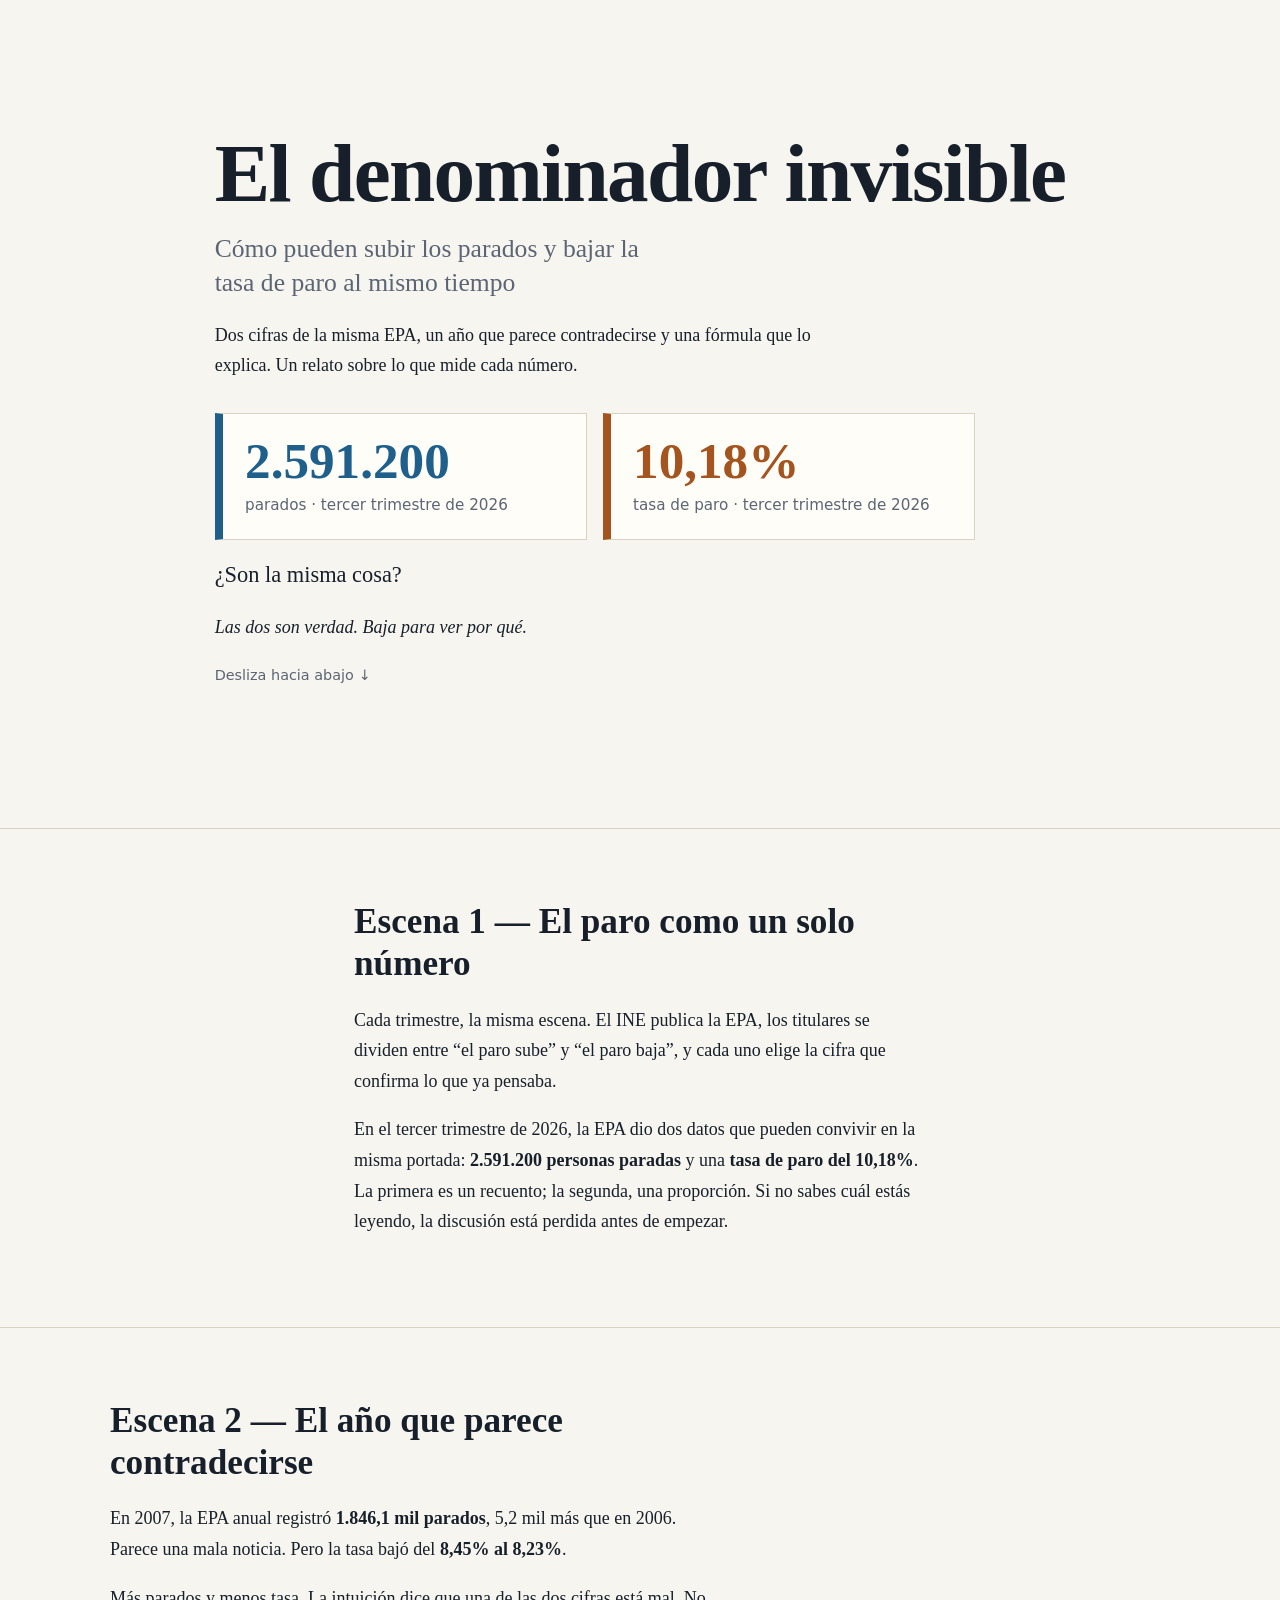
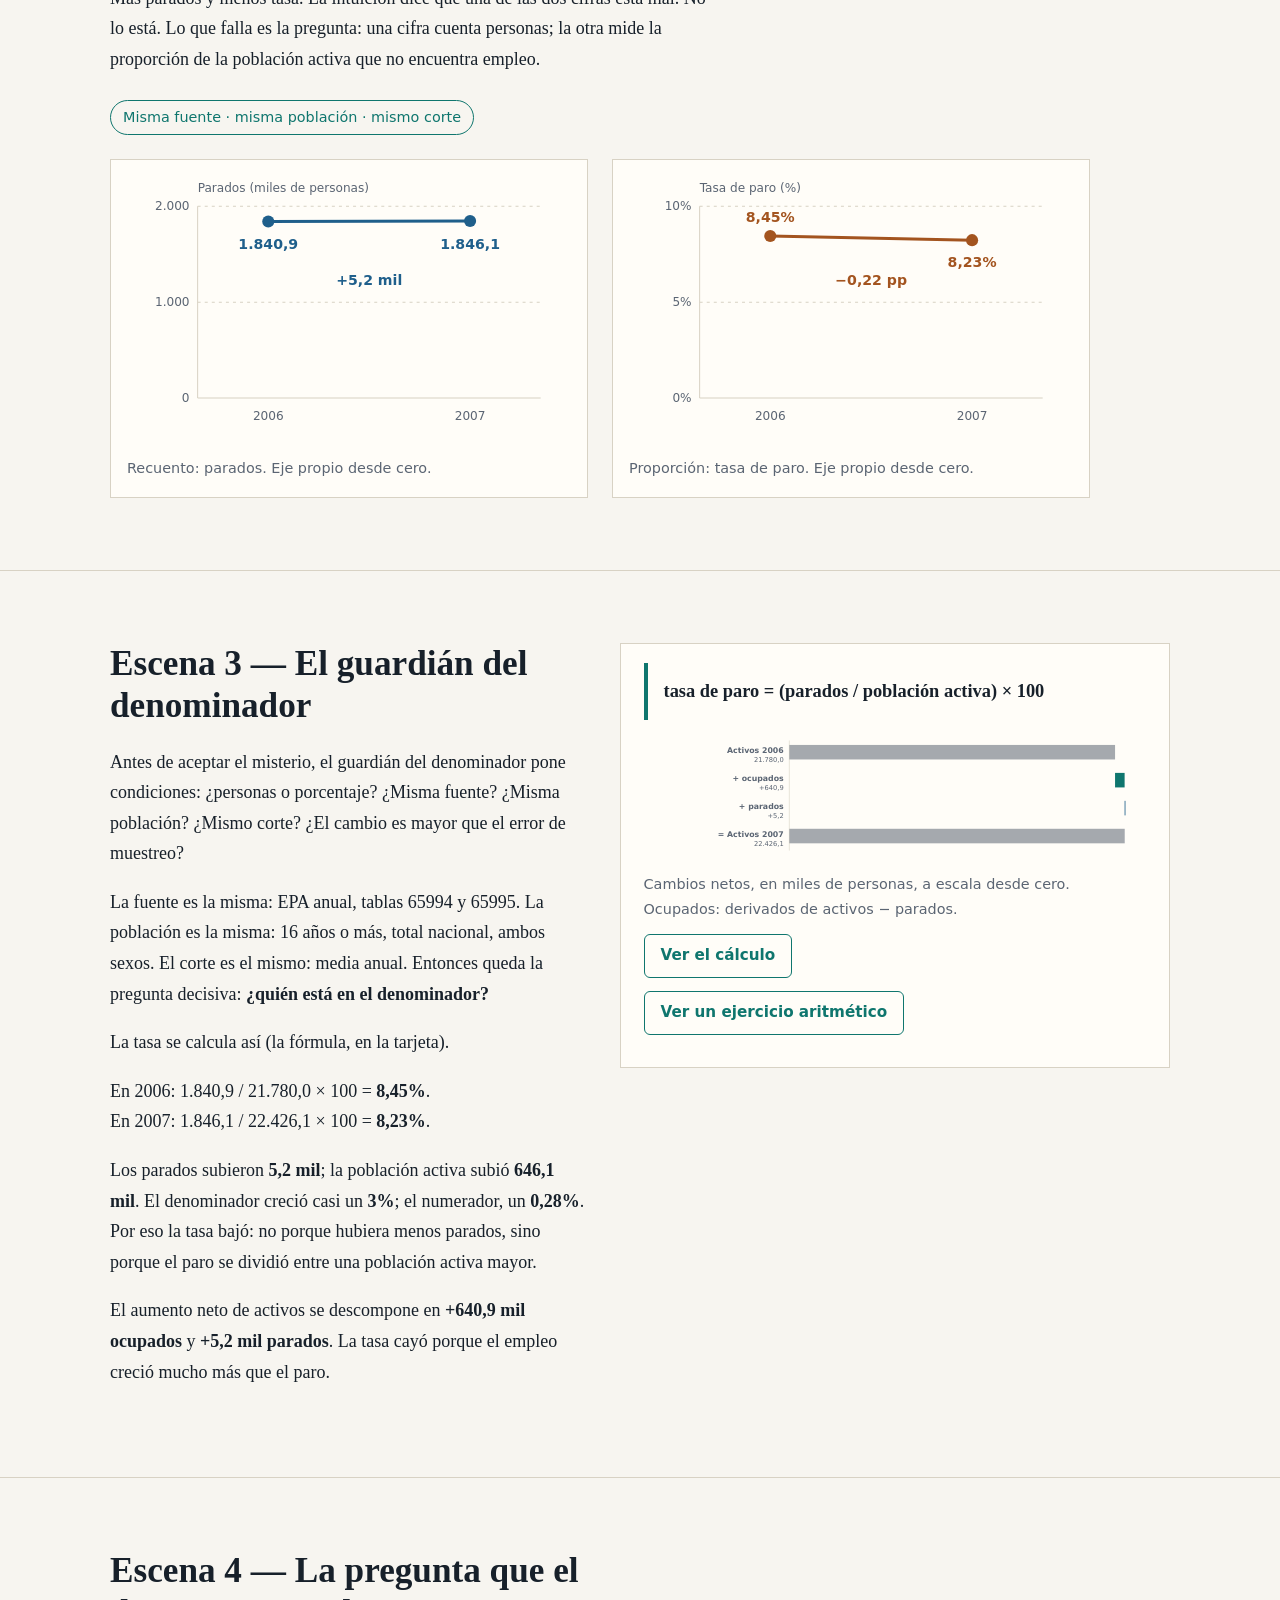
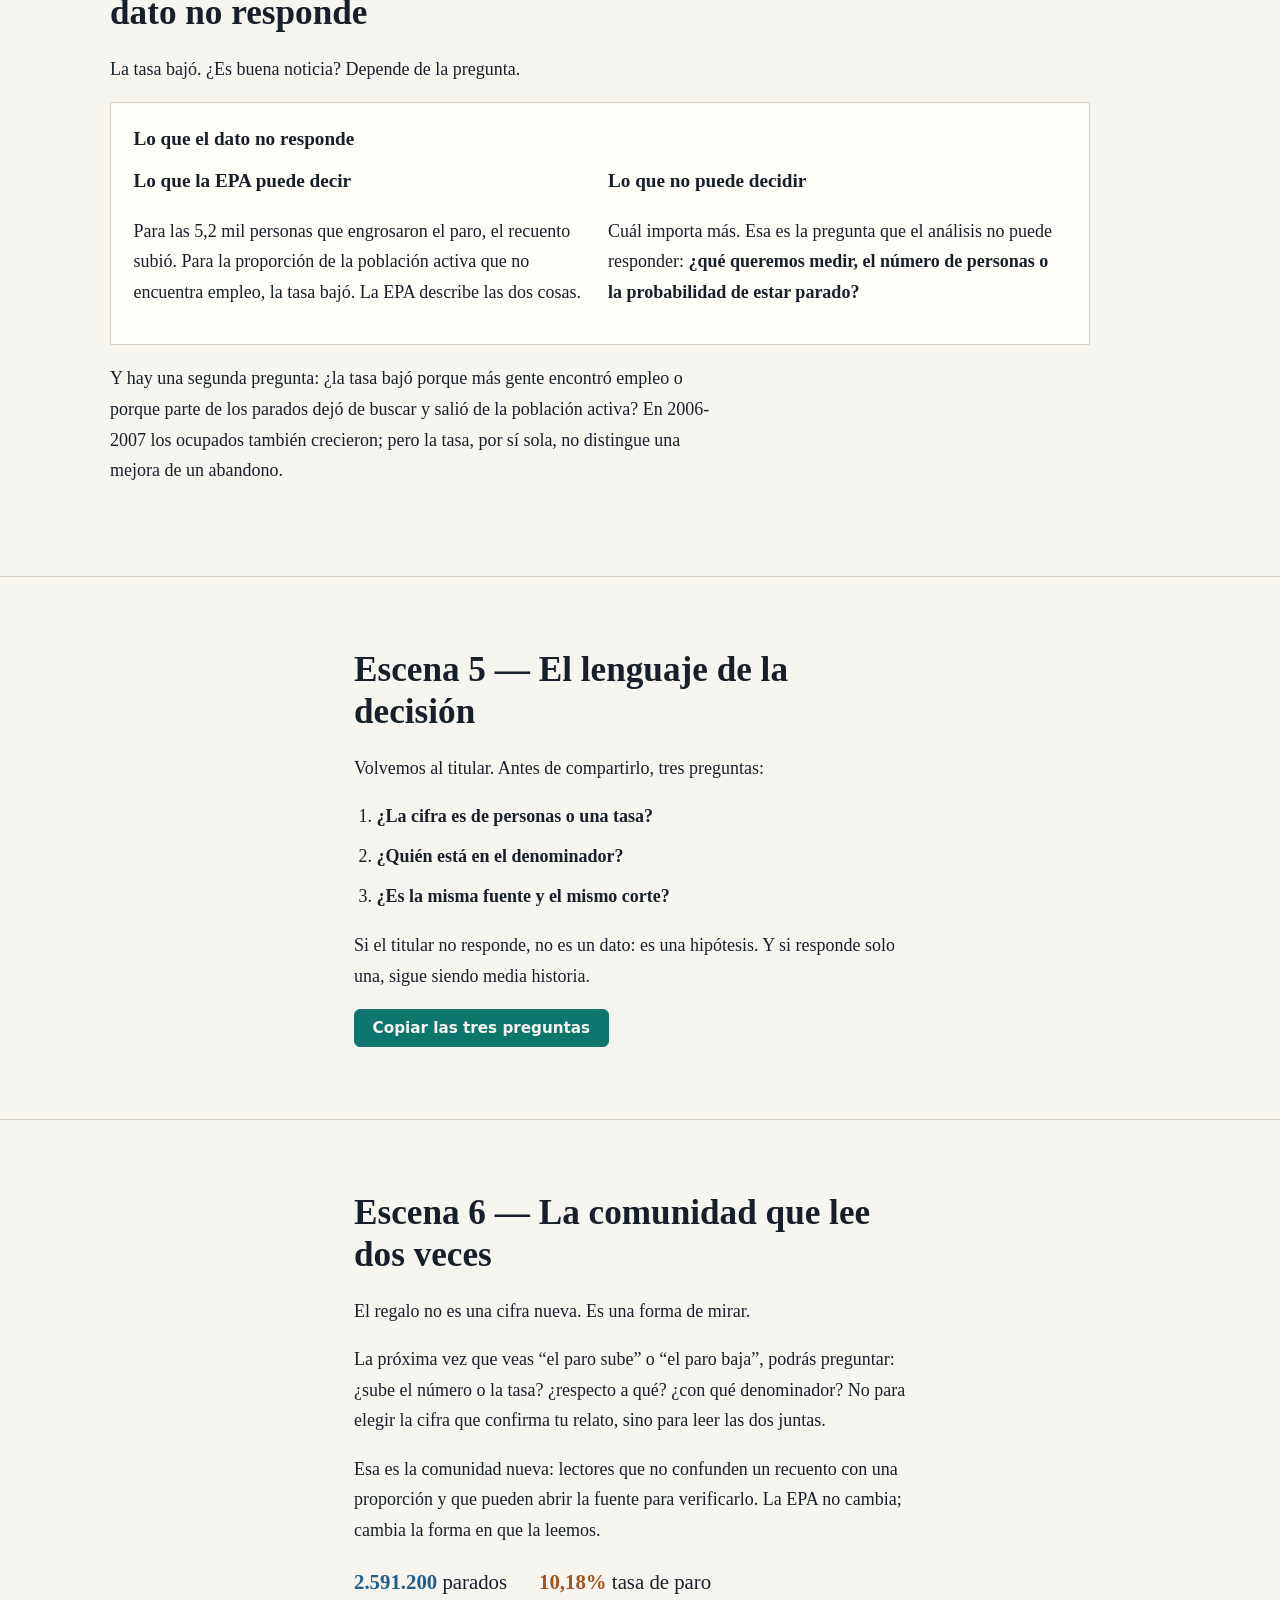
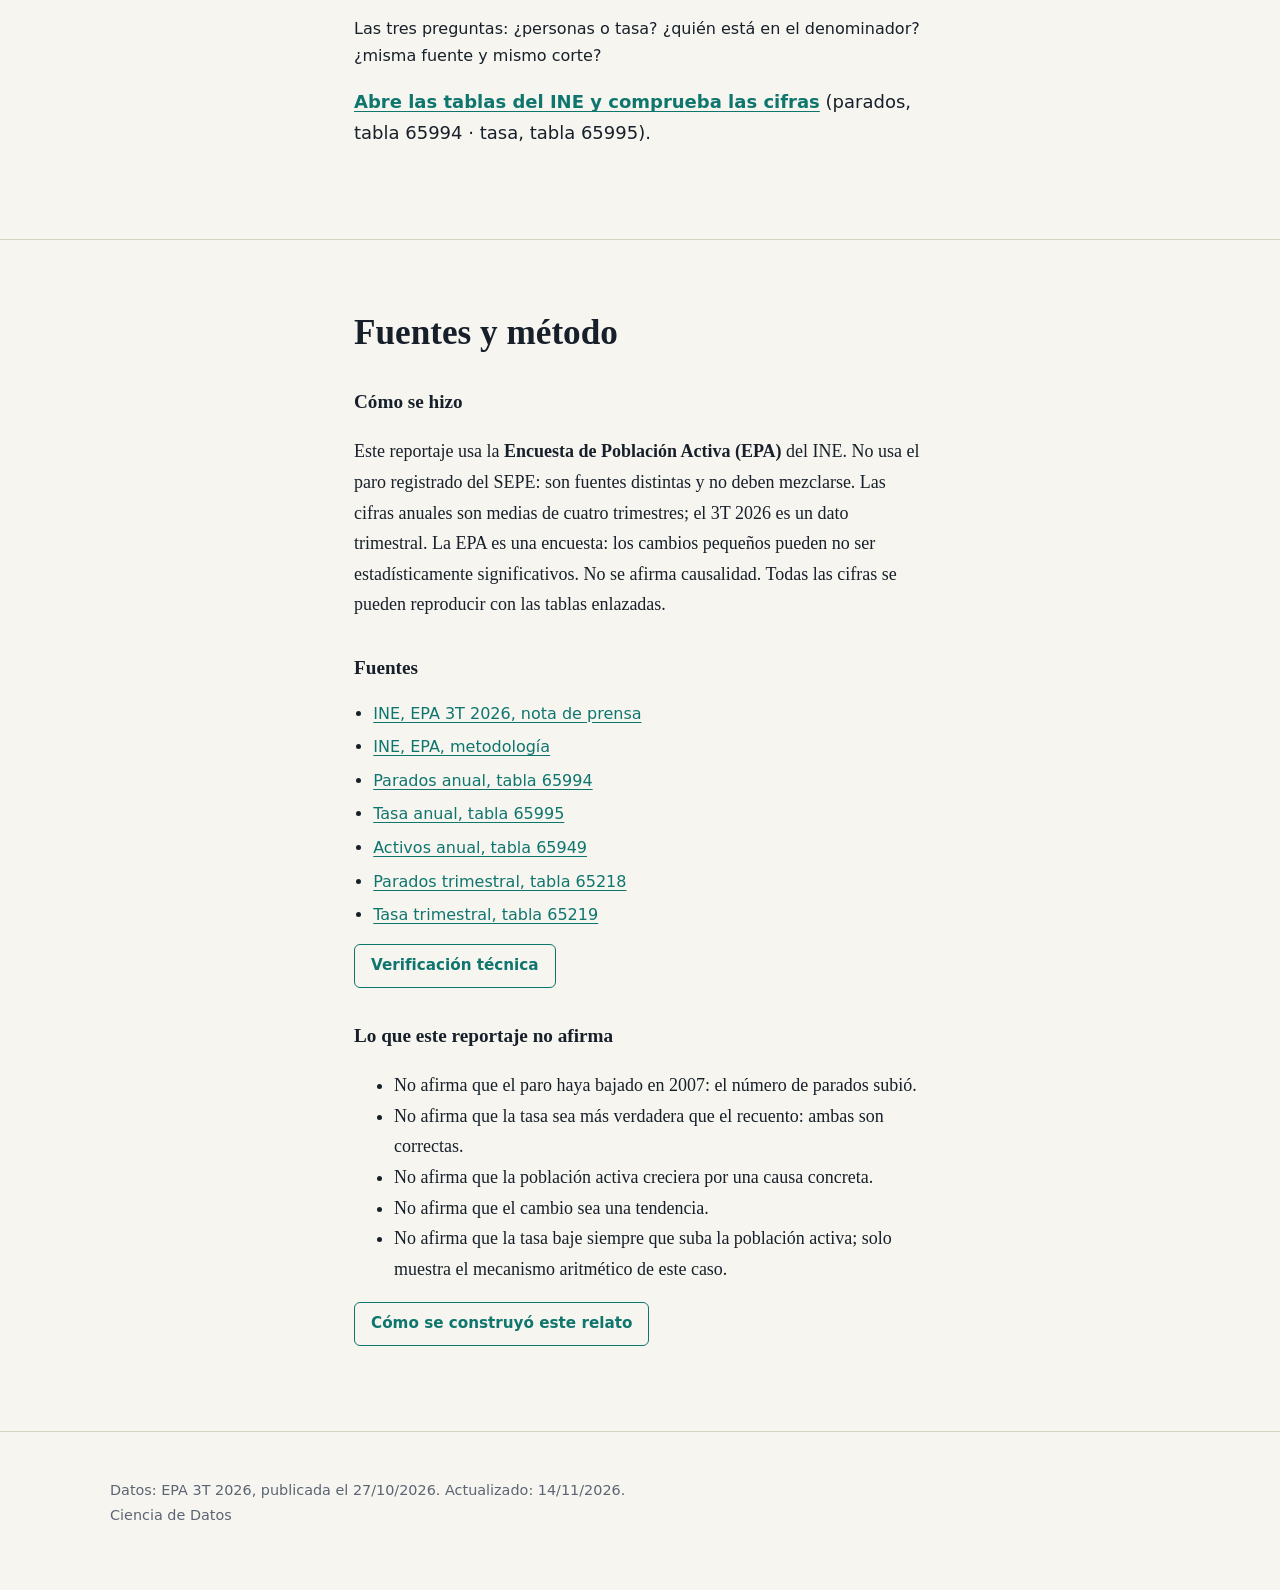
<file: Web/Desempleados_vs_Tasa_de_Desempleo/files/index.html>
<!doctype html>
<html lang="es">
<head>
<meta charset="utf-8">
<meta name="viewport" content="width=device-width, initial-scale=1, viewport-fit=cover">
<meta name="color-scheme" content="light dark">
<title>El denominador invisible: por qué suben los parados y baja la tasa de paro</title>
<meta name="description" content="Dos cifras de la EPA parecen contradecirse. La fórmula de la tasa de paro explica por qué ambas son verdaderas.">
<meta property="og:title" content="El denominador invisible: por qué suben los parados y baja la tasa de paro">
<meta property="og:description" content="Dos cifras de la EPA parecen contradecirse. La fórmula de la tasa de paro explica por qué ambas son verdaderas.">
<meta property="og:type" content="article">
<!-- TODO: og:image (assets/og-image.svg) requiere hosting de archivos; no se incluye en esta versión de un solo archivo. -->
<link rel="stylesheet" href="styles.css">
</head>
<body>
<div id="pb" aria-hidden="true"></div>
<main>

<header class="hero"><div class="wrap">
<h1>El denominador invisible</h1>
<p class="sub">Cómo pueden subir los parados y bajar la tasa de paro al mismo tiempo</p>
<p class="w">Dos cifras de la misma EPA, un año que parece contradecirse y una fórmula que lo explica. Un relato sobre lo que mide cada número.</p>
<div class="cards">
<div class="big c"><b>2.591.200</b><span>parados · tercer trimestre de 2026</span></div>
<div class="big r"><b>10,18%</b><span>tasa de paro · tercer trimestre de 2026</span></div>
</div>
<p class="q">¿Son la misma cosa?</p>
<p><em>Las dos son verdad. Baja para ver por qué.</em></p>
<p class="scroll" aria-hidden="true">Desliza hacia abajo ↓</p>
</div></header>

<section class="rv"><div class="wrap w">
<h2>Escena 1 — El paro como un solo número</h2>
<!-- TODO: la afirmación sobre los titulares es un recurso narrativo sin fuente; verificar o suavizar. -->
<p>Cada trimestre, la misma escena. El INE publica la EPA, los titulares se dividen entre “el paro sube” y “el paro baja”, y cada uno elige la cifra que confirma lo que ya pensaba.</p>
<p>En el tercer trimestre de 2026, la EPA dio dos datos que pueden convivir en la misma portada: <strong>2.591.200 personas paradas</strong> y una <strong>tasa de paro del 10,18%</strong>. La primera es un recuento; la segunda, una proporción. Si no sabes cuál estás leyendo, la discusión está perdida antes de empezar.</p>
</div></section>

<section class="rv"><div class="wrap">
<div class="w">
<h2>Escena 2 — El año que parece contradecirse</h2>
<p>En 2007, la EPA anual registró <strong>1.846,1 mil parados</strong>, 5,2 mil más que en 2006. Parece una mala noticia. Pero la tasa bajó del <strong>8,45% al 8,23%</strong>.</p>
<p>Más parados y menos tasa. La intuición dice que una de las dos cifras está mal. No lo está. Lo que falla es la pregunta: una cifra cuenta personas; la otra mide la proporción de la población activa que no encuentra empleo.</p>
<span class="badge">Misma fuente · misma población · mismo corte</span>
</div>
<div class="pair c">
<figure>
<svg viewBox="0 0 440 270" role="img" aria-labelledby="a1t a1d"><title id="a1t">Parados, media anual 2006 y 2007</title><desc id="a1d">Dos puntos casi a la misma altura: 1.840,9 mil en 2006 y 1.846,1 mil en 2007, un aumento de 5,2 mil. El eje empieza en cero.</desc>
<line class="gr" x1="70" x2="410" y1="30" y2="30"/><line class="gr" x1="70" x2="410" y1="125" y2="125"/><line class="ax" x1="70" x2="410" y1="220" y2="220"/><line class="ax" x1="70" x2="70" y1="30" y2="220"/>
<text class="t" x="62" y="34" text-anchor="end">2.000</text><text class="t" x="62" y="129" text-anchor="end">1.000</text><text class="t" x="62" y="224" text-anchor="end">0</text>
<text class="t" x="70" y="16">Parados (miles de personas)</text>
<line x1="140" y1="45.1" x2="340" y2="44.6" stroke="var(--cnt)" stroke-width="3"/>
<circle cx="140" cy="45.1" r="6" fill="var(--cnt)"/><circle cx="340" cy="44.6" r="6" fill="var(--cnt)"/>
<text class="t tv" x="140" y="72" text-anchor="middle" fill="var(--cnt)" style="fill:var(--cnt)">1.840,9</text><text class="t tv" x="340" y="72" text-anchor="middle" style="fill:var(--cnt)">1.846,1</text>
<text class="t tv" x="240" y="108" text-anchor="middle" style="fill:var(--cnt)">+5,2 mil</text>
<text class="t" x="140" y="242" text-anchor="middle">2006</text><text class="t" x="340" y="242" text-anchor="middle">2007</text>
</svg>
<figcaption>Recuento: parados. Eje propio desde cero.</figcaption>
<table class="sr"><caption>Parados, media anual (miles)</caption><tr><th>Año</th><th>Parados</th></tr><tr><td>2006</td><td>1.840,9</td></tr><tr><td>2007</td><td>1.846,1</td></tr></table>
</figure>
<figure>
<svg viewBox="0 0 440 270" role="img" aria-labelledby="a2t a2d"><title id="a2t">Tasa de paro, media anual 2006 y 2007</title><desc id="a2d">La tasa baja de 8,45% en 2006 a 8,23% en 2007, una caída de 0,22 puntos porcentuales. El eje empieza en cero.</desc>
<line class="gr" x1="70" x2="410" y1="30" y2="30"/><line class="gr" x1="70" x2="410" y1="125" y2="125"/><line class="ax" x1="70" x2="410" y1="220" y2="220"/><line class="ax" x1="70" x2="70" y1="30" y2="220"/>
<text class="t" x="62" y="34" text-anchor="end">10%</text><text class="t" x="62" y="129" text-anchor="end">5%</text><text class="t" x="62" y="224" text-anchor="end">0%</text>
<text class="t" x="70" y="16">Tasa de paro (%)</text>
<line x1="140" y1="59.4" x2="340" y2="63.6" stroke="var(--rate)" stroke-width="3"/>
<circle cx="140" cy="59.4" r="6" fill="var(--rate)"/><circle cx="340" cy="63.6" r="6" fill="var(--rate)"/>
<text class="t tv" x="140" y="46" text-anchor="middle" style="fill:var(--rate)">8,45%</text><text class="t tv" x="340" y="90" text-anchor="middle" style="fill:var(--rate)">8,23%</text>
<text class="t tv" x="240" y="108" text-anchor="middle" style="fill:var(--rate)">−0,22 pp</text>
<text class="t" x="140" y="242" text-anchor="middle">2006</text><text class="t" x="340" y="242" text-anchor="middle">2007</text>
</svg>
<figcaption>Proporción: tasa de paro. Eje propio desde cero.</figcaption>
<table class="sr"><caption>Tasa de paro, media anual</caption><tr><th>Año</th><th>Tasa</th></tr><tr><td>2006</td><td>8,45%</td></tr><tr><td>2007</td><td>8,23%</td></tr></table>
</figure>
</div>
</div></section>

<section class="rv"><div class="wrap">
<div class="s3">
<div class="w">
<h2>Escena 3 — El guardián del denominador</h2>
<p>Antes de aceptar el misterio, el guardián del denominador pone condiciones: ¿personas o porcentaje? ¿Misma fuente? ¿Misma población? ¿Mismo corte? ¿El cambio es mayor que el error de muestreo?</p>
<!-- TODO: "16 años o más, total nacional, ambos sexos" y "media anual" deben comprobarse en las tablas del INE enlazadas. -->
<p>La fuente es la misma: EPA anual, tablas 65994 y 65995. La población es la misma: 16 años o más, total nacional, ambos sexos. El corte es el mismo: media anual. Entonces queda la pregunta decisiva: <strong>¿quién está en el denominador?</strong></p>
<p>La tasa se calcula así (la fórmula, en la tarjeta).</p>
<p>En 2006: 1.840,9 / 21.780,0 × 100 = <strong>8,45%</strong>.<br>En 2007: 1.846,1 / 22.426,1 × 100 = <strong>8,23%</strong>.</p>
<p>Los parados subieron <strong>5,2 mil</strong>; la población activa subió <strong>646,1 mil</strong>. El denominador creció casi un <strong>3%</strong>; el numerador, un <strong>0,28%</strong>. Por eso la tasa bajó: no porque hubiera menos parados, sino porque el paro se dividió entre una población activa mayor.</p>
<p>El aumento neto de activos se descompone en <strong>+640,9 mil ocupados</strong> y <strong>+5,2 mil parados</strong>. La tasa cayó porque el empleo creció mucho más que el paro.</p>
</div>
<div class="st">
<div class="card">
<blockquote><strong>tasa de paro = (parados / población activa) × 100</strong></blockquote>
<figure style="padding:0;border:0;background:none">
<svg viewBox="0 0 900 230" role="img" aria-labelledby="wt wd"><title id="wt">Cambios netos de la población activa, 2006 a 2007</title><desc id="wd">Activos 2006: 21.780,0 mil. Más 640,9 mil ocupados, más 5,2 mil parados, igual a activos 2007: 22.426,1 mil. A escala real desde cero, el aumento de parados es casi invisible.</desc>
<line class="ax" x1="260" x2="260" y1="8" y2="205"/>
<g class="t tv" style="text-anchor:end"><text x="250" y="31">Activos 2006</text><text x="250" y="81">+ ocupados</text><text x="250" y="131">+ parados</text><text x="250" y="181">= Activos 2007</text></g>
<g class="t" style="text-anchor:end"><text x="250" y="46">21.780,0</text><text x="250" y="96">+640,9</text><text x="250" y="146">+5,2</text><text x="250" y="196">22.426,1</text></g>
<rect x="260" y="16" width="582.7" height="26" fill="var(--ink2)" opacity=".55"/>
<rect x="842.7" y="66" width="17.1" height="26" fill="var(--acc)"/>
<rect x="859.8" y="116" width="1.5" height="26" fill="var(--cnt)"/>
<rect x="260" y="166" width="600" height="26" fill="var(--ink2)" opacity=".55"/>
</svg>
<figcaption>Cambios netos, en miles de personas, a escala desde cero. Ocupados: derivados de activos − parados.</figcaption>
<table class="sr"><caption>Cambios netos de la población activa (miles)</caption><tr><th>Concepto</th><th>Valor</th></tr><tr><td>Activos 2006</td><td>21.780,0</td></tr><tr><td>Aumento neto de ocupados</td><td>+640,9</td></tr><tr><td>Aumento neto de parados</td><td>+5,2</td></tr><tr><td>Activos 2007</td><td>22.426,1</td></tr></table>
</figure>
<details><summary>Ver el cálculo</summary><div>
<pre>2006: 1.840,9 / 21.780,0 × 100 = 8,45%
2007: 1.846,1 / 22.426,1 × 100 = 8,23%

Activos 2006:                 21.780,0
+ aumento neto de ocupados:     +640,9
+ aumento neto de parados:        +5,2
= activos 2007:               22.426,1</pre>
<p class="note" style="font-size:.9rem;margin:.4rem 0 0">Ocupados = activos − parados (derivado, no dato oficial directo): 19.939,1 mil en 2006 y 20.580,0 mil en 2007.</p>
</div></details>
<details><summary>Ver un ejercicio aritmético</summary><div>
<pre>1.846,1 / 21.780,0 × 100 = 8,48%</pre>
<p class="warn">Ejercicio aritmético, no dato observado.</p>
<p class="note" style="font-size:.9rem;margin:0">No es un escenario observado ni una predicción.</p>
</div></details>
</div>
</div>
</div>
</div></section>

<section class="rv"><div class="wrap">
<div class="w"><h2>Escena 4 — La pregunta que el dato no responde</h2>
<p>La tasa bajó. ¿Es buena noticia? Depende de la pregunta.</p></div>
<div class="card c">
<h3 style="margin-top:0">Lo que el dato no responde</h3>
<div class="cols">
<div><h3>Lo que la EPA puede decir</h3><p>Para las 5,2 mil personas que engrosaron el paro, el recuento subió. Para la proporción de la población activa que no encuentra empleo, la tasa bajó. La EPA describe las dos cosas.</p></div>
<div><h3>Lo que no puede decidir</h3><p>Cuál importa más. Esa es la pregunta que el análisis no puede responder: <strong>¿qué queremos medir, el número de personas o la probabilidad de estar parado?</strong></p></div>
</div></div>
<div class="w">
<p>Y hay una segunda pregunta: ¿la tasa bajó porque más gente encontró empleo o porque parte de los parados dejó de buscar y salió de la población activa? En 2006-2007 los ocupados también crecieron; pero la tasa, por sí sola, no distingue una mejora de un abandono.</p>
</div></div></section>

<section class="rv"><div class="wrap w">
<h2>Escena 5 — El lenguaje de la decisión</h2>
<p>Volvemos al titular. Antes de compartirlo, tres preguntas:</p>
<ol class="chk" id="qs">
<li><strong>¿La cifra es de personas o una tasa?</strong></li>
<li><strong>¿Quién está en el denominador?</strong></li>
<li><strong>¿Es la misma fuente y el mismo corte?</strong></li>
</ol>
<p>Si el titular no responde, no es un dato: es una hipótesis. Y si responde solo una, sigue siendo media historia.</p>
<button type="button" id="cp" hidden>Copiar las tres preguntas</button>
<span id="ok" class="note" role="status" style="margin-left:.6rem"></span>
<textarea id="ta" rows="4" readonly hidden aria-label="Las tres preguntas, para copiar manualmente"></textarea>
</div></section>

<section class="rv"><div class="wrap w">
<h2>Escena 6 — La comunidad que lee dos veces</h2>
<p>El regalo no es una cifra nueva. Es una forma de mirar.</p>
<p>La próxima vez que veas “el paro sube” o “el paro baja”, podrás preguntar: ¿sube el número o la tasa? ¿respecto a qué? ¿con qué denominador? No para elegir la cifra que confirma tu relato, sino para leer las dos juntas.</p>
<p>Esa es la comunidad nueva: lectores que no confunden un recuento con una proporción y que pueden abrir la fuente para verificarlo. La EPA no cambia; cambia la forma en que la leemos.</p>
<div class="fig2"><span><strong style="color:var(--cnt)">2.591.200</strong> parados</span><span><strong style="color:var(--rate)">10,18%</strong> tasa de paro</span></div>
<p class="ui" style="font-size:1rem">Las tres preguntas: ¿personas o tasa? ¿quién está en el denominador? ¿misma fuente y mismo corte?</p>
<p class="ui"><a href="https://www.ine.es/jaxiT3/Datos.htm?t=65994" target="_blank" rel="noopener noreferrer"><strong>Abre las tablas del INE y comprueba las cifras</strong></a> (parados, tabla 65994 · tasa, tabla 65995).</p>
</div></section>

<section class="rv"><div class="wrap w">
<h2>Fuentes y método</h2>
<h3>Cómo se hizo</h3>
<p>Este reportaje usa la <strong>Encuesta de Población Activa (EPA)</strong> del INE. No usa el paro registrado del SEPE: son fuentes distintas y no deben mezclarse. Las cifras anuales son medias de cuatro trimestres; el 3T 2026 es un dato trimestral. La EPA es una encuesta: los cambios pequeños pueden no ser estadísticamente significativos. No se afirma causalidad. Todas las cifras se pueden reproducir con las tablas enlazadas.</p>
<h3>Fuentes</h3>
<ul class="src">
<li><a href="https://www.ine.es/dyngs/Prensa/EPA3T26.htm" target="_blank" rel="noopener noreferrer">INE, EPA 3T 2026, nota de prensa</a></li>
<li><a href="https://www.ine.es/dyngs/INEbase/operacion.htm?c=Estadistica_C&amp;cid=1254736176918&amp;menu=metodologia&amp;idp=1254735976595" target="_blank" rel="noopener noreferrer">INE, EPA, metodología</a></li>
<li><a href="https://www.ine.es/jaxiT3/Datos.htm?t=65994" target="_blank" rel="noopener noreferrer">Parados anual, tabla 65994</a></li>
<li><a href="https://www.ine.es/jaxiT3/Datos.htm?t=65995" target="_blank" rel="noopener noreferrer">Tasa anual, tabla 65995</a></li>
<li><a href="https://www.ine.es/jaxiT3/Datos.htm?t=65949" target="_blank" rel="noopener noreferrer">Activos anual, tabla 65949</a></li>
<li><a href="https://www.ine.es/jaxiT3/Datos.htm?t=65218" target="_blank" rel="noopener noreferrer">Parados trimestral, tabla 65218</a></li>
<li><a href="https://www.ine.es/jaxiT3/Datos.htm?t=65219" target="_blank" rel="noopener noreferrer">Tasa trimestral, tabla 65219</a></li>
</ul>
<details><summary>Verificación técnica</summary><div><ul class="src">
<li><a href="https://servicios.ine.es/wstempus/js/ES/DATOS_TABLA/65218?nult=8" target="_blank" rel="noopener noreferrer">https://servicios.ine.es/wstempus/js/ES/DATOS_TABLA/65218?nult=8</a></li>
<li><a href="https://servicios.ine.es/wstempus/js/ES/DATOS_TABLA/65219?nult=8" target="_blank" rel="noopener noreferrer">https://servicios.ine.es/wstempus/js/ES/DATOS_TABLA/65219?nult=8</a></li>
<li><a href="https://servicios.ine.es/wstempus/js/ES/DATOS_TABLA/65994?nult=30" target="_blank" rel="noopener noreferrer">https://servicios.ine.es/wstempus/js/ES/DATOS_TABLA/65994?nult=30</a></li>
<li><a href="https://servicios.ine.es/wstempus/js/ES/DATOS_TABLA/65995?nult=30" target="_blank" rel="noopener noreferrer">https://servicios.ine.es/wstempus/js/ES/DATOS_TABLA/65995?nult=30</a></li>
<li><a href="https://servicios.ine.es/wstempus/js/ES/DATOS_TABLA/65949?nult=30" target="_blank" rel="noopener noreferrer">https://servicios.ine.es/wstempus/js/ES/DATOS_TABLA/65949?nult=30</a></li>
</ul></div></details>
<h3>Lo que este reportaje no afirma</h3>
<ul>
<li>No afirma que el paro haya bajado en 2007: el número de parados subió.</li>
<li>No afirma que la tasa sea más verdadera que el recuento: ambas son correctas.</li>
<li>No afirma que la población activa creciera por una causa concreta.</li>
<li>No afirma que el cambio sea una tendencia.</li>
<li>No afirma que la tasa baje siempre que suba la población activa; solo muestra el mecanismo aritmético de este caso.</li>
</ul>
<details><summary>Cómo se construyó este relato</summary><div><ul>
<li>Patrón: confusión aclarada.</li>
<li>Orden: monomito en seis etapas.</li>
<li>Funciones: Héroe (lector), Mentor (analista/INE), Heraldo (dato 2006-2007), Guardián del umbral (objeción metodológica), Camaleón (el indicador “paro”), Trickster (revelador).</li>
<li>Figuras de deseo: Sabio + Hombre común; Explorador como apoyo; Bufón en dosis mínimas.</li>
</ul></div></details>
</div></section>
</main>

<footer><div class="wrap">
<p>Datos: EPA 3T 2026, publicada el 27/10/2026. Actualizado: 14/11/2026.<br>Ciencia de Datos</p>
</div></footer>

<script src="script.js" defer></script>
</body>
</html>
</file>
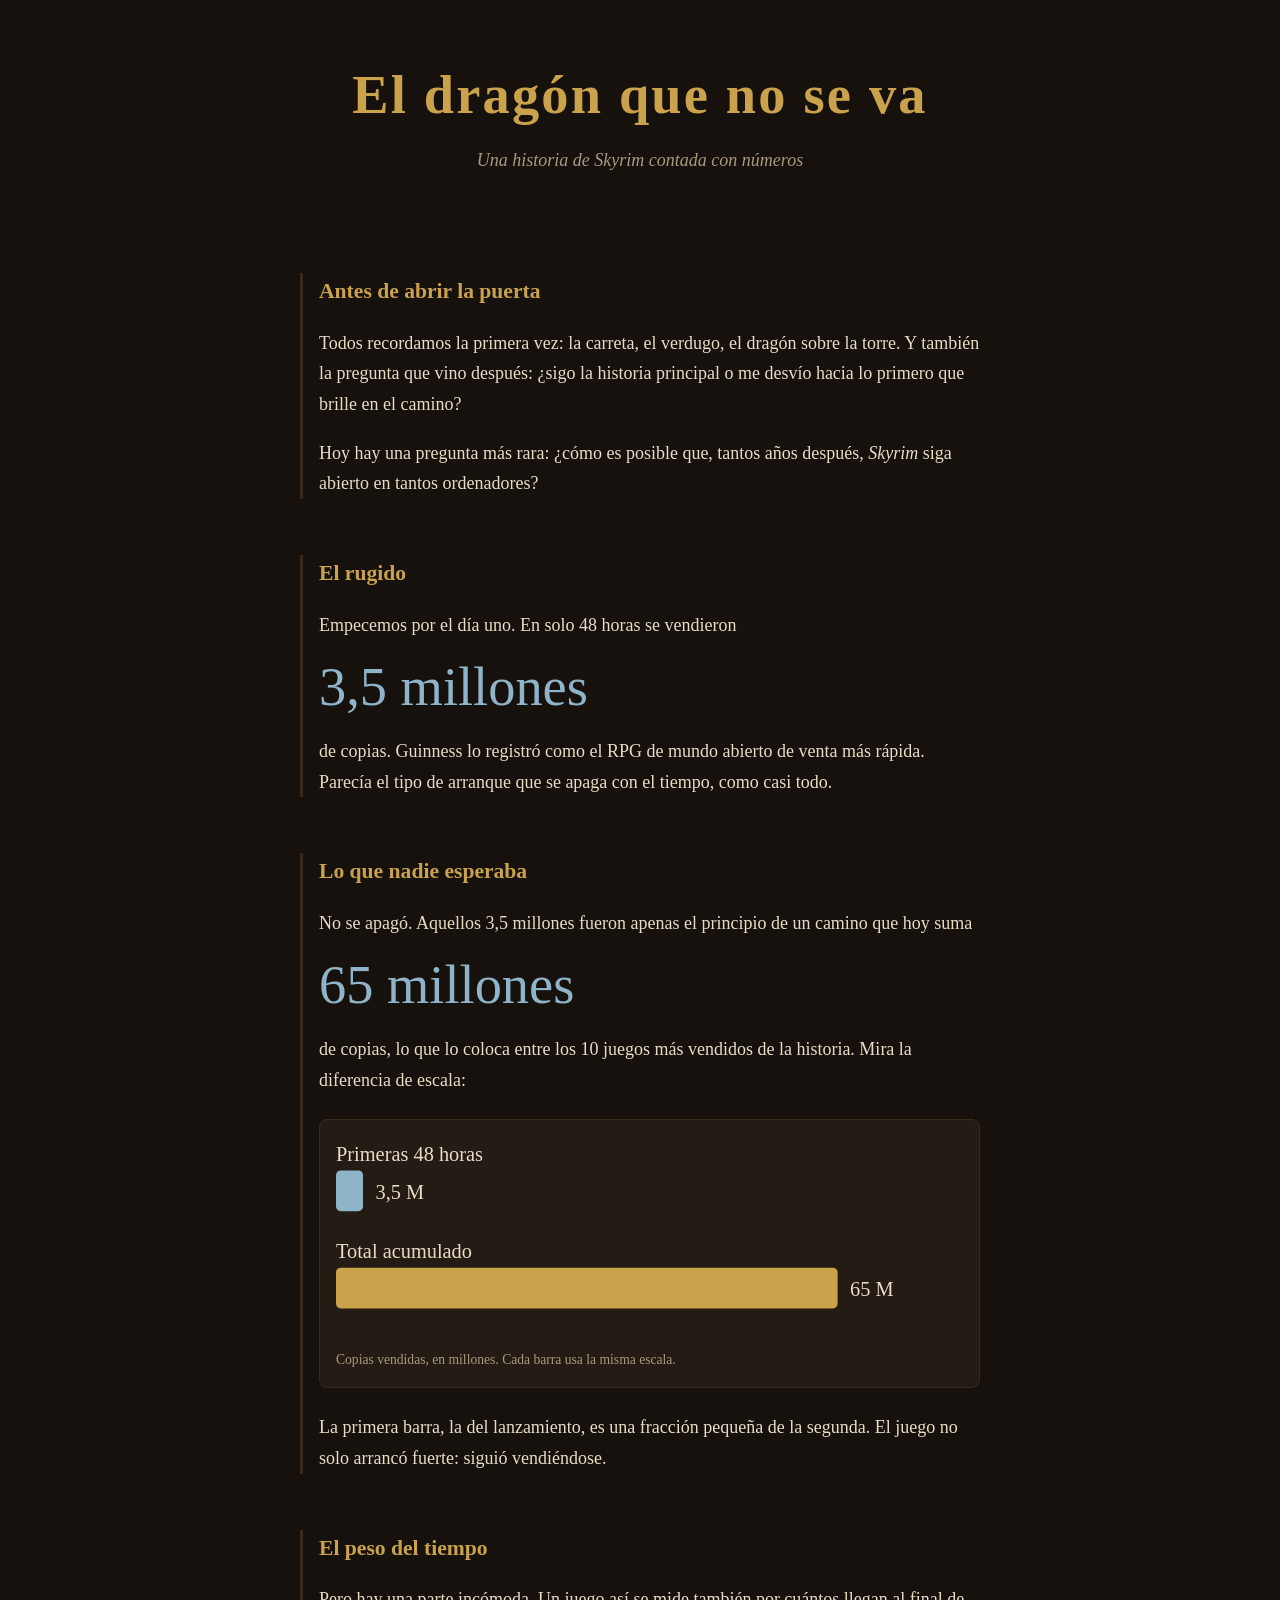
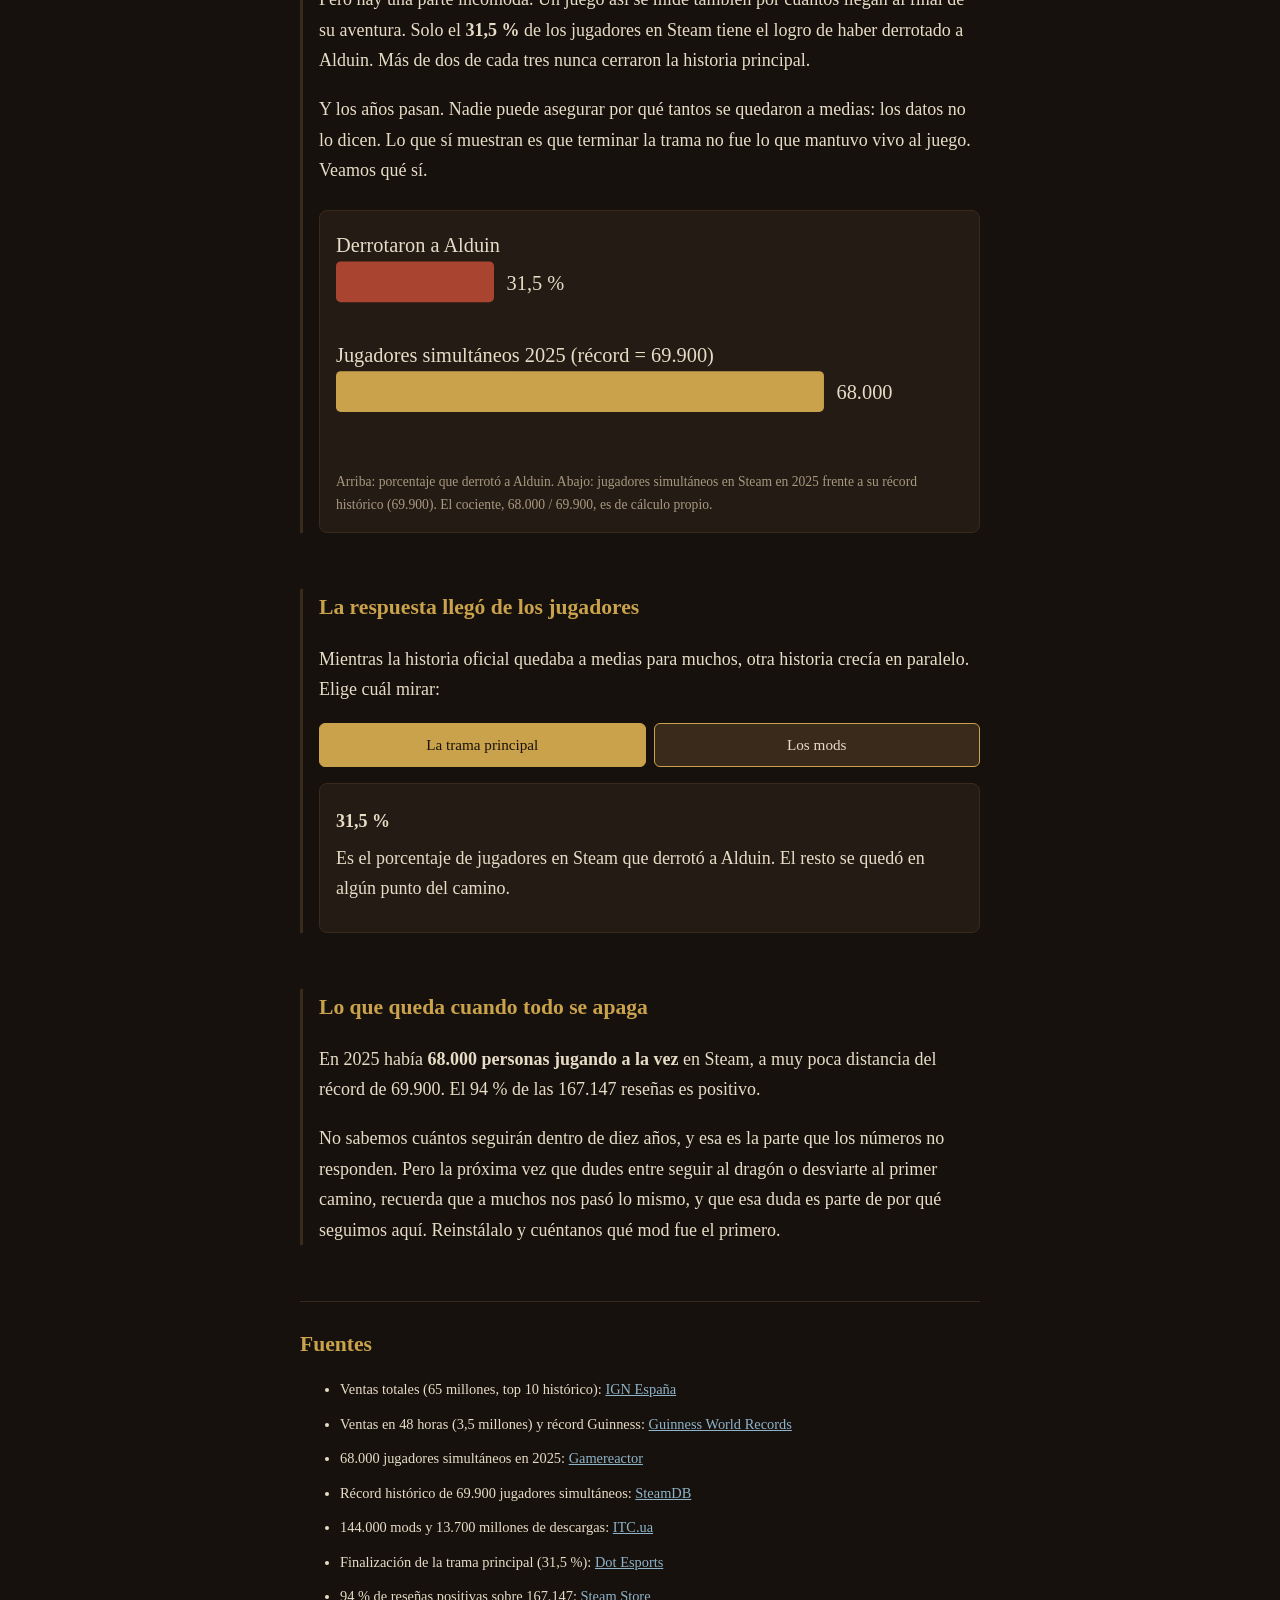
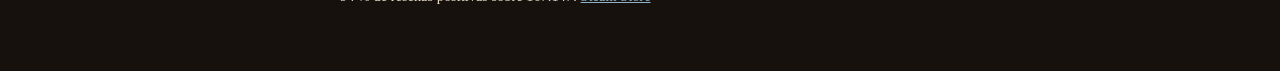
<file: Web/Skyrim/skyrim/index.html>
<!DOCTYPE html>
<html lang="es">
<head>
<meta charset="utf-8">
<meta name="viewport" content="width=device-width, initial-scale=1, viewport-fit=cover">
<title>Skyrim: el dragón que no se va</title>
<link rel="stylesheet" href="styles.css">
</head>
<body>
<main>
<header>
<h1>El dragón que no se va</h1>
<p class="sub">Una historia de Skyrim contada con números</p>
</header>

<section>
<h2>Antes de abrir la puerta</h2>
<p>Todos recordamos la primera vez: la carreta, el verdugo, el dragón sobre la torre. Y también la pregunta que vino después: ¿sigo la historia principal o me desvío hacia lo primero que brille en el camino?</p>
<p>Hoy hay una pregunta más rara: ¿cómo es posible que, tantos años después, <em>Skyrim</em> siga abierto en tantos ordenadores?</p>
</section>

<section>
<h2>El rugido</h2>
<p>Empecemos por el día uno. En solo 48 horas se vendieron</p>
<div class="big">3,5 millones</div>
<p>de copias. Guinness lo registró como el RPG de mundo abierto de venta más rápida. Parecía el tipo de arranque que se apaga con el tiempo, como casi todo.</p>
</section>

<section>
<h2>Lo que nadie esperaba</h2>
<p>No se apagó. Aquellos 3,5 millones fueron apenas el principio de un camino que hoy suma</p>
<div class="big">65 millones</div>
<p>de copias, lo que lo coloca entre los 10 juegos más vendidos de la historia. Mira la diferencia de escala:</p>
<figure>
<svg id="ventas" viewBox="0 0 400 130" role="img" aria-label="Barras: 3,5 millones en 48 horas frente a 65 millones en total"></svg>
<figcaption>Copias vendidas, en millones. Cada barra usa la misma escala.</figcaption>
</figure>
<p>La primera barra, la del lanzamiento, es una fracción pequeña de la segunda. El juego no solo arrancó fuerte: siguió vendiéndose.</p>
</section>

<section>
<h2>El peso del tiempo</h2>
<p>Pero hay una parte incómoda. Un juego así se mide también por cuántos llegan al final de su aventura. Solo el <strong>31,5 %</strong> de los jugadores en Steam tiene el logro de haber derrotado a Alduin. Más de dos de cada tres nunca cerraron la historia principal.</p>
<p>Y los años pasan. Nadie puede asegurar por qué tantos se quedaron a medias: los datos no lo dicen. Lo que sí muestran es que terminar la trama no fue lo que mantuvo vivo al juego. Veamos qué sí.</p>
<figure>
<svg id="retencion" viewBox="0 0 400 150" role="img" aria-label="Barras: 31,5 % terminó la trama principal; 68.000 jugadores simultáneos en 2025 frente al récord de 69.900"></svg>
<figcaption>Arriba: porcentaje que derrotó a Alduin. Abajo: jugadores simultáneos en Steam en 2025 frente a su récord histórico (69.900). El cociente, 68.000 / 69.900, es de cálculo propio.</figcaption>
</figure>
</section>

<section>
<h2>La respuesta llegó de los jugadores</h2>
<p>Mientras la historia oficial quedaba a medias para muchos, otra historia crecía en paralelo. Elige cuál mirar:</p>
<div class="tabs">
<button id="b1" aria-pressed="true">La trama principal</button>
<button id="b2" aria-pressed="false">Los mods</button>
</div>
<div class="panel" id="panel"></div>
</section>

<section>
<h2>Lo que queda cuando todo se apaga</h2>
<p>En 2025 había <strong>68.000 personas jugando a la vez</strong> en Steam, a muy poca distancia del récord de 69.900. El 94 % de las 167.147 reseñas es positivo.</p>
<p>No sabemos cuántos seguirán dentro de diez años, y esa es la parte que los números no responden. Pero la próxima vez que dudes entre seguir al dragón o desviarte al primer camino, recuerda que a muchos nos pasó lo mismo, y que esa duda es parte de por qué seguimos aquí. Reinstálalo y cuéntanos qué mod fue el primero.</p>
</section>

<footer>
<h2>Fuentes</h2>
<ul>
<li>Ventas totales (65 millones, top 10 histórico): <a href="https://es.ign.com/the-elder-scrolls-v-skyrim/231663/skyrim-sigue-haciendo-historia-15-anos-despues-ya-es-uno-de-los-10-juegos-mas-vendidos-de-todos-los">IGN España</a></li>
<li>Ventas en 48 horas (3,5 millones) y récord Guinness: <a href="https://www.guinnessworldrecords.com/world-records/fastest-selling-open-world-rpg-videogame">Guinness World Records</a></li>
<li>68.000 jugadores simultáneos en 2025: <a href="https://www.gamereactor.es/the-elder-scrolls-v-skyrim-casi-alcanza-un-nuevo-maximo-con-68000-jugadores-simultaneos-en-steam-1320173/">Gamereactor</a></li>
<li>Récord histórico de 69.900 jugadores simultáneos: <a href="https://steamdb.info/app/489830/charts/">SteamDB</a></li>
<li>144.000 mods y 13.700 millones de descargas: <a href="https://itc.ua/news/skyrim-yspolnylos-15-let-no-ygra-ne-teryaet-aktualnosty-bethesda-y-moddery-podgotovyly-novynky/">ITC.ua</a></li>
<li>Finalización de la trama principal (31,5 %): <a href="https://dotesports.com/skyrim/news/12-years-on-a-huge-number-of-skyrim-players-still-havent-finished-the-game">Dot Esports</a></li>
<li>94 % de reseñas positivas sobre 167.147: <a href="https://store.steampowered.com/app/489830">Steam Store</a></li>
</ul>
</footer>
</main>

<script src="script.js"></script>
</body>
</html>
</file>
<file: Web/Desempleados_vs_Tasa_de_Desempleo/files/styles.css>
:root{--bg:#f7f5f0;--ink:#17202a;--ink2:#5b6573;--line:#d8d2c4;--cnt:#1f5f8b;--rate:#a3541f;--acc:#0f766e;--card:#fffdf8;box-sizing:border-box;padding-top:env(safe-area-inset-top,0px);padding-bottom:env(safe-area-inset-bottom,0px)}
@media(prefers-color-scheme:dark){:root:not([data-theme="light"]){--bg:#14171c;--ink:#e8e6e1;--ink2:#a9b1bc;--line:#353b44;--cnt:#6fb0e3;--rate:#e8985f;--acc:#4fc3b6;--card:#1b1f26}}
:root[data-theme="dark"]{--bg:#14171c;--ink:#e8e6e1;--ink2:#a9b1bc;--line:#353b44;--cnt:#6fb0e3;--rate:#e8985f;--acc:#4fc3b6;--card:#1b1f26}
html{scroll-padding-top:env(safe-area-inset-top,0px);scroll-behavior:smooth}
*,*::before,*::after{box-sizing:inherit}
body{margin:0;background:var(--bg);color:var(--ink);font:1.125rem/1.7 Georgia,"Times New Roman",serif}
a{color:var(--acc);text-underline-offset:3px}
:focus-visible{outline:3px solid var(--acc);outline-offset:3px;border-radius:2px}
.ui,summary,button,.note,.badge,figcaption,footer{font-family:system-ui,-apple-system,"Segoe UI",sans-serif}
#pb{position:fixed;top:env(safe-area-inset-top,0px);left:0;right:0;height:3px;background:var(--acc);transform:scaleX(0);transform-origin:0 50%;z-index:20}
.wrap{max-width:1100px;margin:0 auto;padding:0 1.25rem}
.w{max-width:68ch}
section{padding:4.5rem 0;border-top:1px solid var(--line)}
h1{font-size:clamp(2.6rem,8vw,5.2rem);line-height:1.02;margin:0 0 1rem;letter-spacing:-.02em}
h2{font-size:clamp(1.5rem,3.6vw,2.2rem);line-height:1.2;margin:0 0 1.2rem;max-width:30ch}
h3{font-size:1.2rem;margin:2rem 0 .6rem}
.sub{font-size:clamp(1.2rem,2.6vw,1.6rem);color:var(--ink2);margin:0 0 1.2rem;max-width:34ch;line-height:1.35}
.hero{min-height:92vh;display:flex;flex-direction:column;justify-content:center;border-top:0}
.cards{display:grid;gap:1rem;grid-template-columns:1fr;margin:2rem 0 1rem;max-width:760px}
.big{background:var(--card);border:1px solid var(--line);border-left:8px solid var(--cnt);padding:1.2rem 1.4rem}
.big.r{border-left-color:var(--rate)}
.big b{display:block;font-size:clamp(2rem,6vw,3.2rem);line-height:1.1;font-variant-numeric:tabular-nums}
.big.c b{color:var(--cnt)}.big.r b{color:var(--rate)}
.big span{font:.95rem system-ui,sans-serif;color:var(--ink2)}
.q{font-size:1.4rem;margin:.6rem 0}
.scroll{font:.9rem system-ui,sans-serif;color:var(--ink2);margin-top:1.5rem}
.badge{display:inline-block;border:1px solid var(--acc);color:var(--acc);padding:.25rem .75rem;border-radius:999px;font-size:.9rem;margin:.5rem 0 1.5rem}
.c{max-width:980px}
.pair{display:grid;gap:1.5rem;grid-template-columns:1fr}
figure{margin:0;background:var(--card);border:1px solid var(--line);padding:1rem}
figcaption{font-size:.9rem;color:var(--ink2);margin-top:.5rem}
svg{display:block;width:100%;height:auto}
.t{fill:var(--ink2);font:12px system-ui,sans-serif}.tv{font:600 14px system-ui,sans-serif}
.ax{stroke:var(--line);stroke-width:1}.gr{stroke:var(--line);stroke-dasharray:3 4}
.sr{position:absolute;width:1px;height:1px;overflow:hidden;clip:rect(0 0 0 0);white-space:nowrap}
.s3{display:grid;gap:2rem;grid-template-columns:minmax(0,1fr)}
.card{background:var(--card);border:1px solid var(--line);padding:1.2rem 1.4rem}
blockquote{margin:0 0 1rem;padding:.8rem 1rem;border-left:4px solid var(--acc);background:var(--card);font-size:1.15rem}
details{margin:.8rem 0}
summary{cursor:pointer;display:inline-block;border:1px solid var(--acc);color:var(--acc);padding:.5rem 1rem;border-radius:6px;font-weight:600;font-size:.95rem;list-style:none}
summary::-webkit-details-marker{display:none}
details[open]>summary{background:var(--acc);color:var(--bg)}
details>div{padding:.8rem 0 0}
pre{font:.9rem/1.6 ui-monospace,Menlo,Consolas,monospace;white-space:pre-wrap;overflow-x:auto;margin:.4rem 0}
.warn{border-left:4px solid var(--rate);padding:.4rem .8rem;margin:.6rem 0;font:600 .95rem system-ui,sans-serif}
.cols{display:grid;gap:1rem;grid-template-columns:1fr}
.cols h3{margin-top:0}
.chk{padding-left:1.4rem}.chk li{margin:.6rem 0}
button{font-size:.95rem;font-weight:600;border:1px solid var(--acc);background:var(--acc);color:var(--bg);padding:.55rem 1.1rem;border-radius:6px;cursor:pointer}
textarea{width:100%;font:1rem/1.5 system-ui,sans-serif;background:var(--card);color:var(--ink);border:1px solid var(--line);padding:.6rem;margin-top:.6rem}
.fig2{display:flex;flex-wrap:wrap;gap:.8rem 2rem;font-size:1.3rem;margin:1rem 0}
.src{padding-left:1.2rem;font-family:system-ui,sans-serif;font-size:1rem;line-height:1.6}.src li{margin:.5rem 0;overflow-wrap:anywhere}
footer{border-top:1px solid var(--line);padding:2rem 0 3rem;color:var(--ink2);font-size:.9rem}
.js .rv{opacity:0;transform:translateY(10px);transition:opacity .6s,transform .6s}
.js .rv.in{opacity:1;transform:none}
@media(min-width:760px){.cards,.pair,.cols{grid-template-columns:1fr 1fr}}
@media(min-width:1000px){.s3{grid-template-columns:minmax(0,1fr) minmax(0,1.15fr)}.st{position:sticky;top:calc(1rem + env(safe-area-inset-top,0px));align-self:start}}
@media(prefers-reduced-motion:reduce){html{scroll-behavior:auto}*,*::before,*::after{transition:none!important;animation:none!important}.js .rv{opacity:1;transform:none}}
</file>
<file: Web/Skyrim/skyrim/styles.css>
:root{color-scheme:dark;box-sizing:border-box;padding-top:env(safe-area-inset-top,0px);padding-bottom:env(safe-area-inset-bottom,0px);
--bg:#16110d;--panel:#241b14;--wood:#3a2a1c;--ink:#e8dcc6;--muted:#a8997f;--gold:#c9a24b;--ice:#8fb4c9;--red:#a8442f}
*{box-sizing:border-box}
html{scroll-padding-top:env(safe-area-inset-top,0px)}
body{margin:0;background:var(--bg);color:var(--ink);font:18px/1.7 Georgia,"Times New Roman",serif}
main{max-width:720px;margin:0 auto;padding:0 20px 48px}
header{text-align:center;padding:64px 0 24px}
h1{font-size:clamp(2rem,8vw,3.4rem);color:var(--gold);margin:0 0 8px;letter-spacing:.04em;line-height:1.15}
.sub{color:var(--muted);font-style:italic}
section{margin:56px 0;padding-left:16px;border-left:3px solid var(--wood)}
h2{color:var(--gold);font-size:1.35rem;margin:0 0 12px}
.big{font-size:clamp(2.2rem,10vw,3.4rem);color:var(--ice);line-height:1.1;margin:8px 0}
figure{margin:24px 0;background:var(--panel);border:1px solid var(--wood);border-radius:8px;padding:16px}
figcaption{color:var(--muted);font-size:.85rem;margin-top:8px}
svg{width:100%;height:auto;display:block}
svg text{fill:var(--ink);font:13px Georgia,serif}
.tabs{display:flex;gap:8px;margin:16px 0}
button{flex:1;min-height:44px;background:var(--wood);color:var(--ink);border:1px solid var(--gold);border-radius:6px;font:inherit;font-size:.95rem;cursor:pointer}
button[aria-pressed="true"]{background:var(--gold);color:#1a130c}
.panel{background:var(--panel);border:1px solid var(--wood);border-radius:8px;padding:16px;min-height:150px}
.panel p{margin:6px 0}
footer{border-top:1px solid var(--wood);padding-top:24px;font-size:.9rem}
footer li{margin:10px 0}
a{color:var(--ice);word-break:break-word}
</file>
